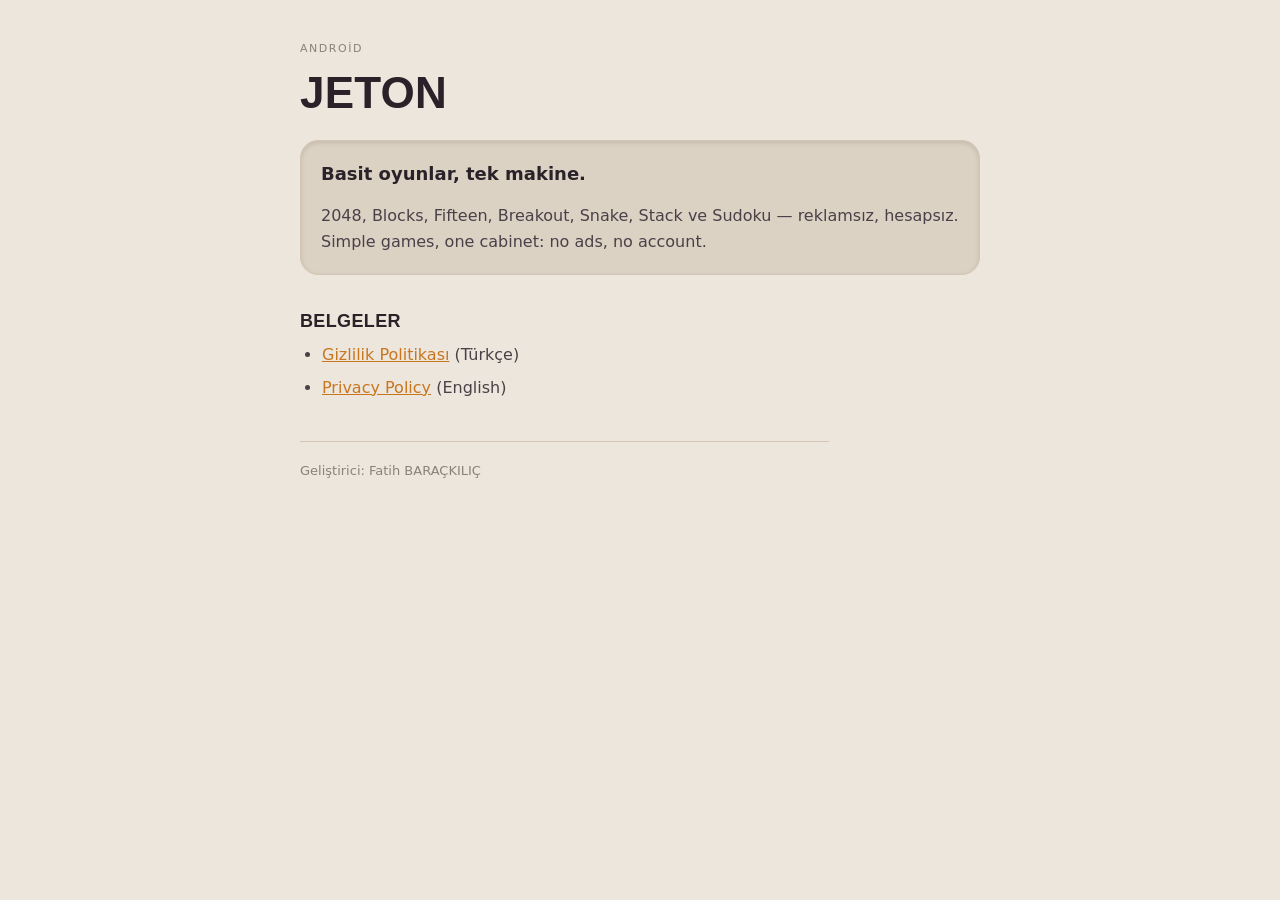
<file: index.html>
<!doctype html>
<html lang="tr">
<head>
<meta charset="utf-8">
<meta name="viewport" content="width=device-width, initial-scale=1">
<title>Jeton</title>
<meta name="description" content="Jeton — basit oyunlar, tek makine. Android.">
<link rel="stylesheet" href="style.css">
</head>
<body>
<div class="page">

<p class="eyebrow">Android</p>
<h1>Jeton</h1>

<div class="lede">
  <p class="big">Basit oyunlar, tek makine.</p>
  <p>
    2048, Blocks, Fifteen, Breakout, Snake, Stack ve Sudoku — reklamsız,
    hesapsız. Simple games, one cabinet: no ads, no account.
  </p>
</div>

<h2>Belgeler</h2>
<ul>
  <li><a href="privacy.html">Gizlilik Politikası</a> (Türkçe)</li>
  <li><a href="privacy-en.html">Privacy Policy</a> (English)</li>
</ul>

<p class="meta">Geliştirici: Fatih BARAÇKILIÇ</p>

</div>
</body>
</html>
</file>
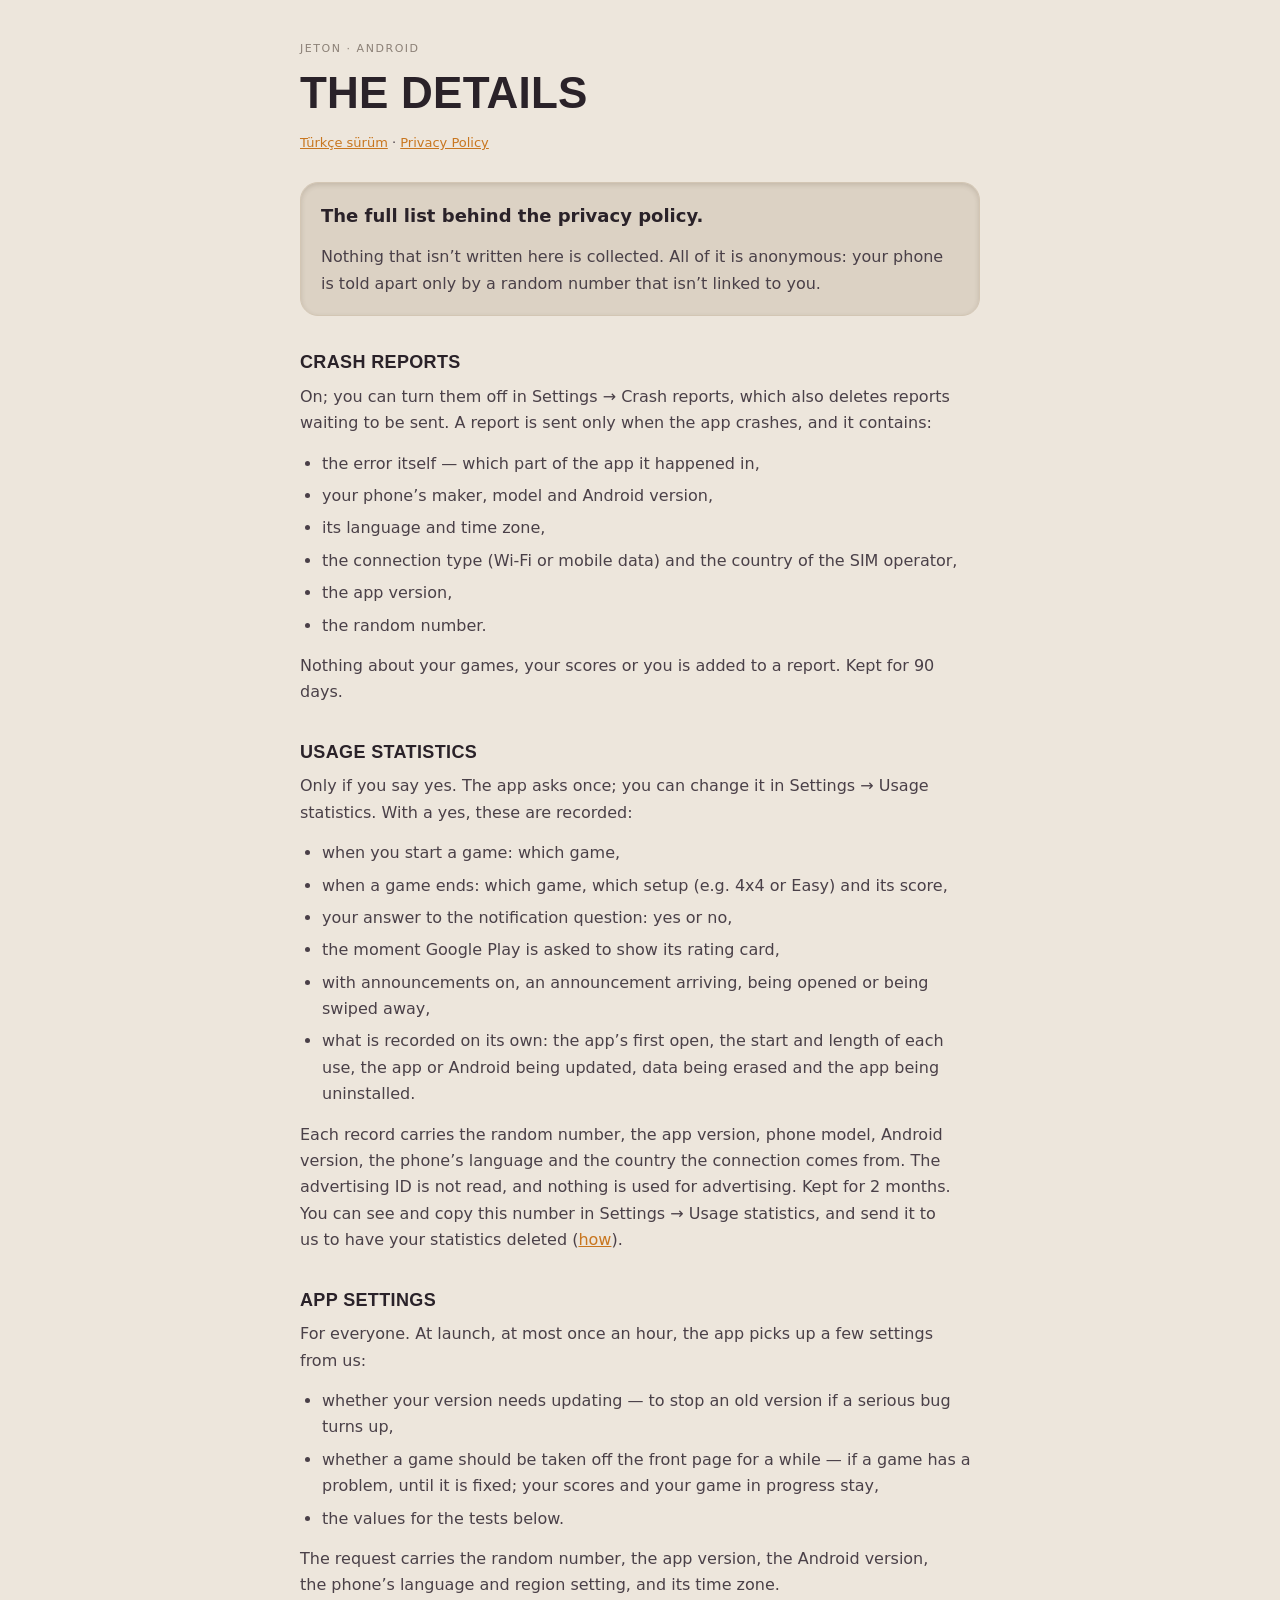
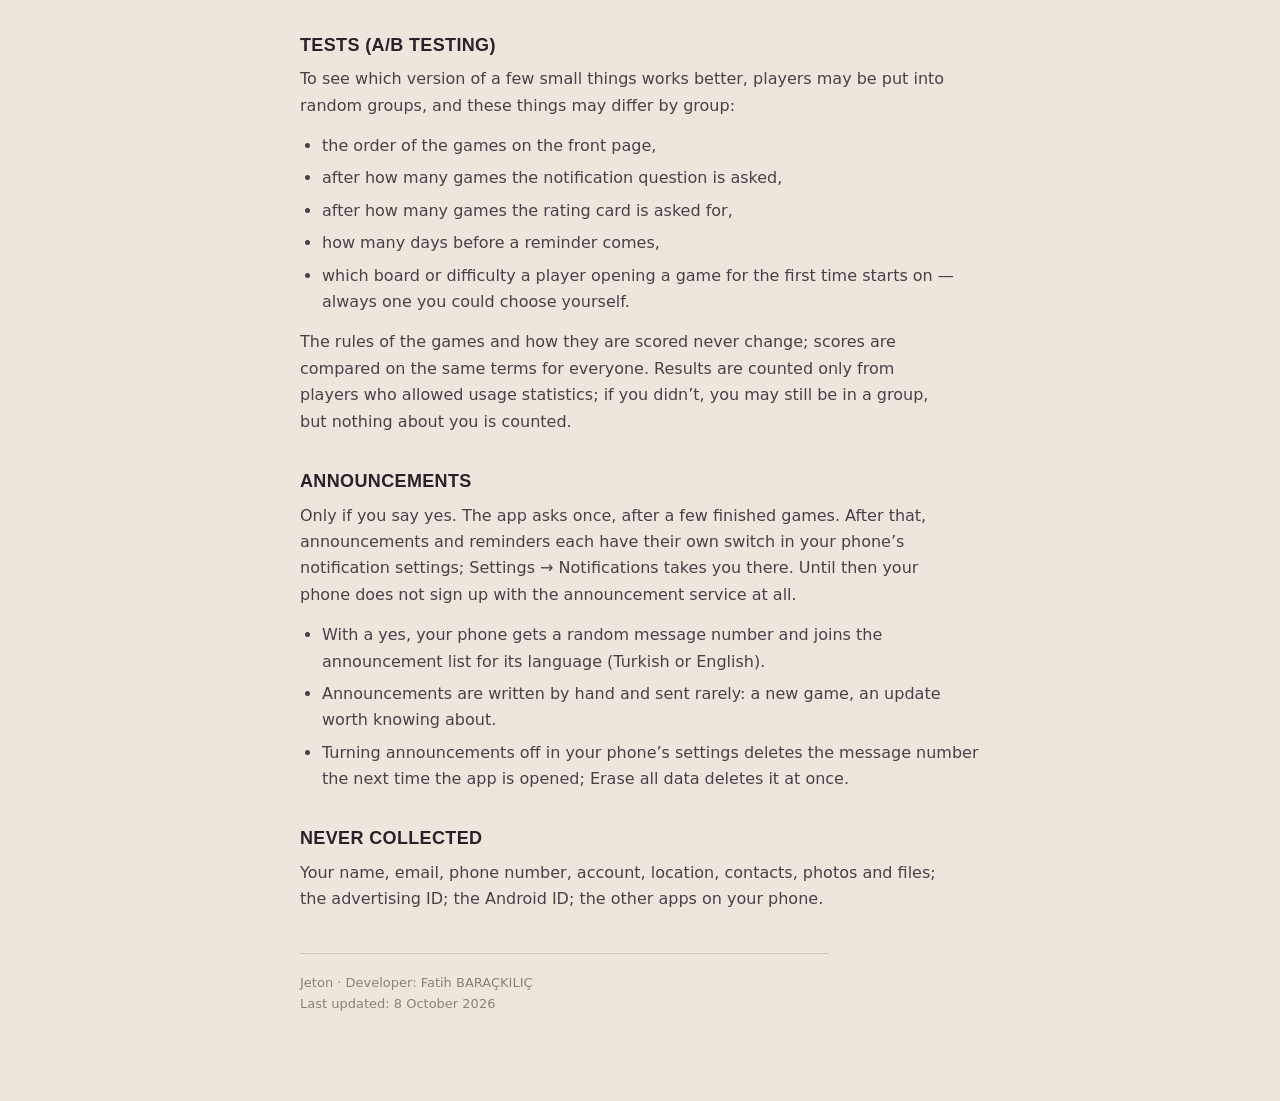
<file: data-en.html>
<!doctype html>
<html lang="en">
<head>
<meta charset="utf-8">
<meta name="viewport" content="width=device-width, initial-scale=1">
<title>Jeton — What is collected, in detail</title>
<meta name="description" content="The full list of what Jeton collects.">
<link rel="stylesheet" href="style.css">
</head>
<body>
<div class="page">

<p class="eyebrow">Jeton · Android</p>
<h1>The details</h1>
<p class="lang"><a href="veri.html">Türkçe sürüm</a> · <a href="privacy-en.html">Privacy Policy</a></p>

<div class="lede">
  <p class="big">The full list behind the privacy policy.</p>
  <p>
    Nothing that isn’t written here is collected. All of it is anonymous: your
    phone is told apart only by a random number that isn’t linked to you.
  </p>
</div>

<h2 id="crashes">Crash reports</h2>
<p>
  On; you can turn them off in Settings → Crash reports, which also deletes
  reports waiting to be sent. A report is sent only when the app crashes, and
  it contains:
</p>
<ul>
  <li>the error itself — which part of the app it happened in,</li>
  <li>your phone’s maker, model and Android version,</li>
  <li>its language and time zone,</li>
  <li>the connection type (Wi-Fi or mobile data) and the country of the SIM
    operator,</li>
  <li>the app version,</li>
  <li>the random number.</li>
</ul>
<p>Nothing about your games, your scores or you is added to a report. Kept for 90 days.</p>

<h2 id="usage">Usage statistics</h2>
<p>
  Only if you say yes. The app asks once; you can change it in Settings →
  Usage statistics. With a yes, these are recorded:
</p>
<ul>
  <li>when you start a game: which game,</li>
  <li>when a game ends: which game, which setup (e.g. 4x4 or Easy) and its
    score,</li>
  <li>your answer to the notification question: yes or no,</li>
  <li>the moment Google Play is asked to show its rating card,</li>
  <li>with announcements on, an announcement arriving, being opened or being
    swiped away,</li>
  <li>what is recorded on its own: the app’s first open, the start and length
    of each use, the app or Android being updated, data being erased and the
    app being uninstalled.</li>
</ul>
<p>
  Each record carries the random number, the app version, phone model, Android
  version, the phone’s language and the country the connection comes from. The
  advertising ID is not read, and nothing is used for advertising. Kept for 2
  months. You can see and copy this number in Settings → Usage statistics, and
  send it to us to have your statistics deleted (<a href="delete-en.html">how</a>).
</p>

<h2 id="settings">App settings</h2>
<p>
  For everyone. At launch, at most once an hour, the app picks up a few
  settings from us:
</p>
<ul>
  <li>whether your version needs updating — to stop an old version if a serious
    bug turns up,</li>
  <li>whether a game should be taken off the front page for a while — if a game
    has a problem, until it is fixed; your scores and your game in progress
    stay,</li>
  <li>the values for the tests below.</li>
</ul>
<p>
  The request carries the random number, the app version, the Android version,
  the phone’s language and region setting, and its time zone.
</p>

<h2 id="tests">Tests (A/B testing)</h2>
<p>
  To see which version of a few small things works better, players may be put
  into random groups, and these things may differ by group:
</p>
<ul>
  <li>the order of the games on the front page,</li>
  <li>after how many games the notification question is asked,</li>
  <li>after how many games the rating card is asked for,</li>
  <li>how many days before a reminder comes,</li>
  <li>which board or difficulty a player opening a game for the first time
    starts on — always one you could choose yourself.</li>
</ul>
<p>
  The rules of the games and how they are scored never change; scores are
  compared on the same terms for everyone. Results are counted only from
  players who allowed usage statistics; if you didn’t, you may still be in a
  group, but nothing about you is counted.
</p>

<h2 id="announcements">Announcements</h2>
<p>
  Only if you say yes. The app asks once, after a few finished games. After
  that, announcements and reminders each have their own switch in your phone’s
  notification settings; Settings → Notifications takes you there. Until then
  your phone does not sign up with the announcement service at all.
</p>
<ul>
  <li>With a yes, your phone gets a random message number and joins the
    announcement list for its language (Turkish or English).</li>
  <li>Announcements are written by hand and sent rarely: a new game, an update
    worth knowing about.</li>
  <li>Turning announcements off in your phone’s settings deletes the message
    number the next time the app is opened; Erase all data deletes it at
    once.</li>
</ul>

<h2>Never collected</h2>
<p>
  Your name, email, phone number, account, location, contacts, photos and
  files; the advertising ID; the Android ID; the other apps on your phone.
</p>

<p class="meta">
  Jeton · Developer: Fatih BARAÇKILIÇ<br>
  Last updated: 8 October 2026
</p>

</div>
</body>
</html>
</file>
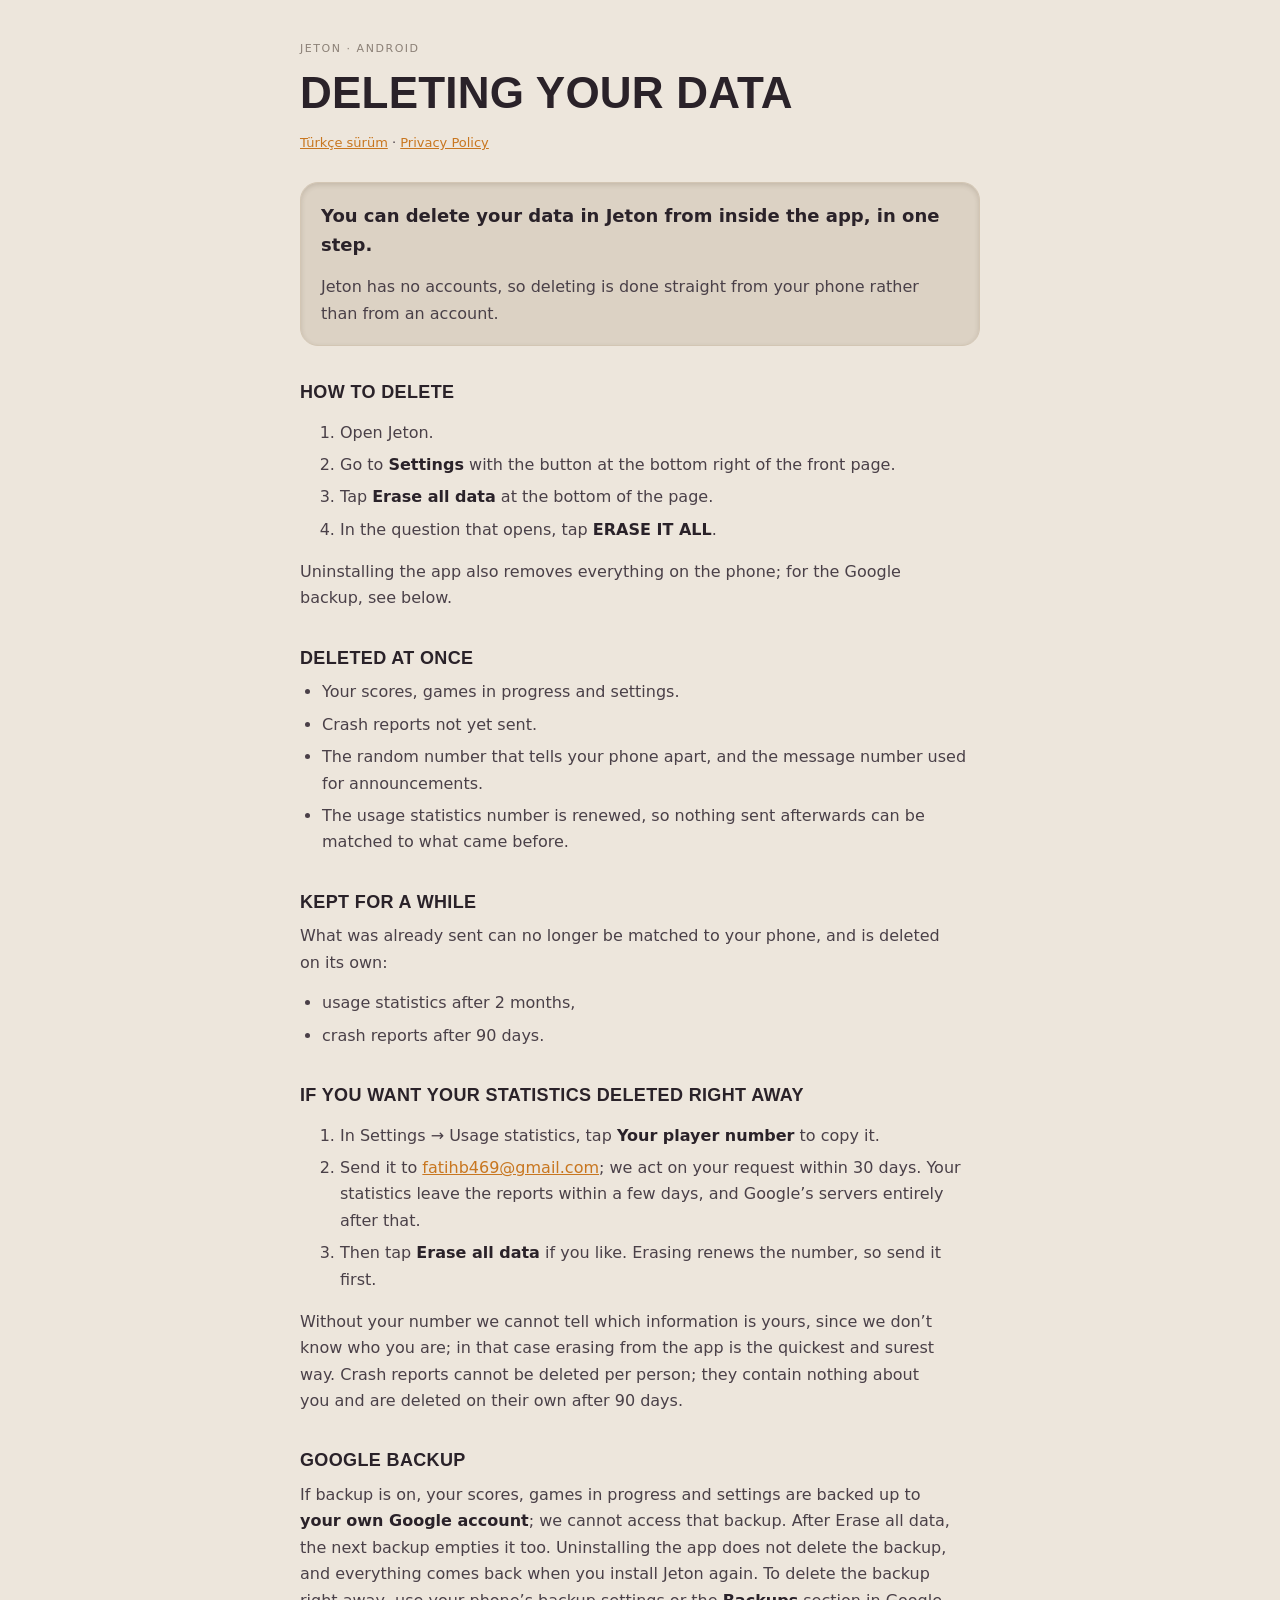
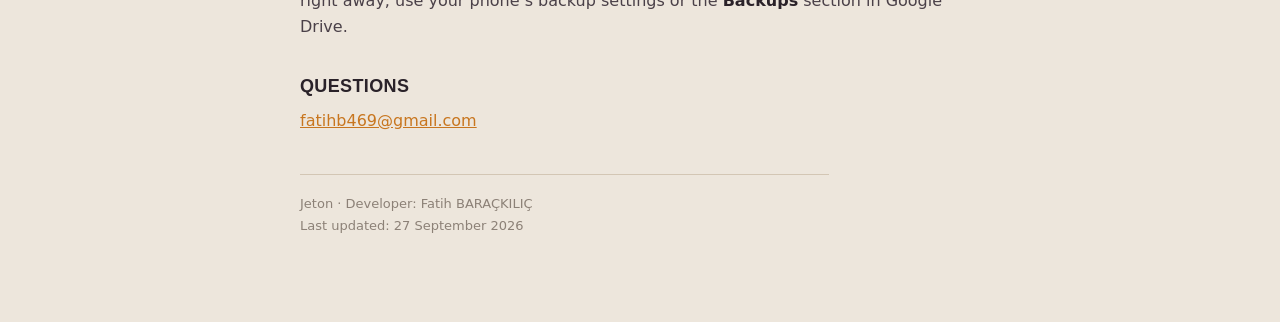
<file: delete-en.html>
<!doctype html>
<html lang="en">
<head>
<meta charset="utf-8">
<meta name="viewport" content="width=device-width, initial-scale=1">
<title>Jeton — Deleting your data</title>
<meta name="description" content="How to delete your data in the Jeton app.">
<link rel="stylesheet" href="style.css">
</head>
<body>
<div class="page">

<p class="eyebrow">Jeton · Android</p>
<h1>Deleting your data</h1>
<p class="lang"><a href="sil.html">Türkçe sürüm</a> · <a href="privacy-en.html">Privacy Policy</a></p>

<div class="lede">
  <p class="big">You can delete your data in Jeton from inside the app, in one step.</p>
  <p>
    Jeton has no accounts, so deleting is done straight from your phone rather
    than from an account.
  </p>
</div>

<h2>How to delete</h2>
<ol>
  <li>Open Jeton.</li>
  <li>Go to <strong>Settings</strong> with the button at the bottom right of the
    front page.</li>
  <li>Tap <strong>Erase all data</strong> at the bottom of the page.</li>
  <li>In the question that opens, tap <strong>ERASE IT ALL</strong>.</li>
</ol>
<p>
  Uninstalling the app also removes everything on the phone; for the Google
  backup, see below.
</p>

<h2>Deleted at once</h2>
<ul>
  <li>Your scores, games in progress and settings.</li>
  <li>Crash reports not yet sent.</li>
  <li>The random number that tells your phone apart, and the message number used
    for announcements.</li>
  <li>The usage statistics number is renewed, so nothing sent afterwards can be
    matched to what came before.</li>
</ul>

<h2>Kept for a while</h2>
<p>
  What was already sent can no longer be matched to your phone, and is deleted
  on its own:
</p>
<ul>
  <li>usage statistics after 2 months,</li>
  <li>crash reports after 90 days.</li>
</ul>

<h2>If you want your statistics deleted right away</h2>
<ol>
  <li>In Settings → Usage statistics, tap <strong>Your player number</strong> to
    copy it.</li>
  <li>Send it to <a href="mailto:fatihb469@gmail.com">fatihb469@gmail.com</a>;
    we act on your request within 30 days. Your statistics leave the reports
    within a few days, and Google’s servers entirely after that.</li>
  <li>Then tap <strong>Erase all data</strong> if you like. Erasing renews the
    number, so send it first.</li>
</ol>
<p>
  Without your number we cannot tell which information is yours, since we don’t
  know who you are; in that case erasing from the app is the quickest and
  surest way. Crash reports cannot be deleted per person; they contain nothing
  about you and are deleted on their own after 90 days.
</p>

<h2>Google backup</h2>
<p>
  If backup is on, your scores, games in progress and settings are backed up to
  <strong>your own Google account</strong>; we cannot access that backup. After
  Erase all data, the next backup empties it too. Uninstalling the app does not
  delete the backup, and everything comes back when you install Jeton again. To
  delete the backup right away, use your phone’s backup settings or the
  <strong>Backups</strong> section in Google Drive.
</p>

<h2>Questions</h2>
<p>
  <a href="mailto:fatihb469@gmail.com">fatihb469@gmail.com</a>
</p>

<p class="meta">
  Jeton · Developer: Fatih BARAÇKILIÇ<br>
  Last updated: 27 September 2026
</p>

</div>
</body>
</html>
</file>
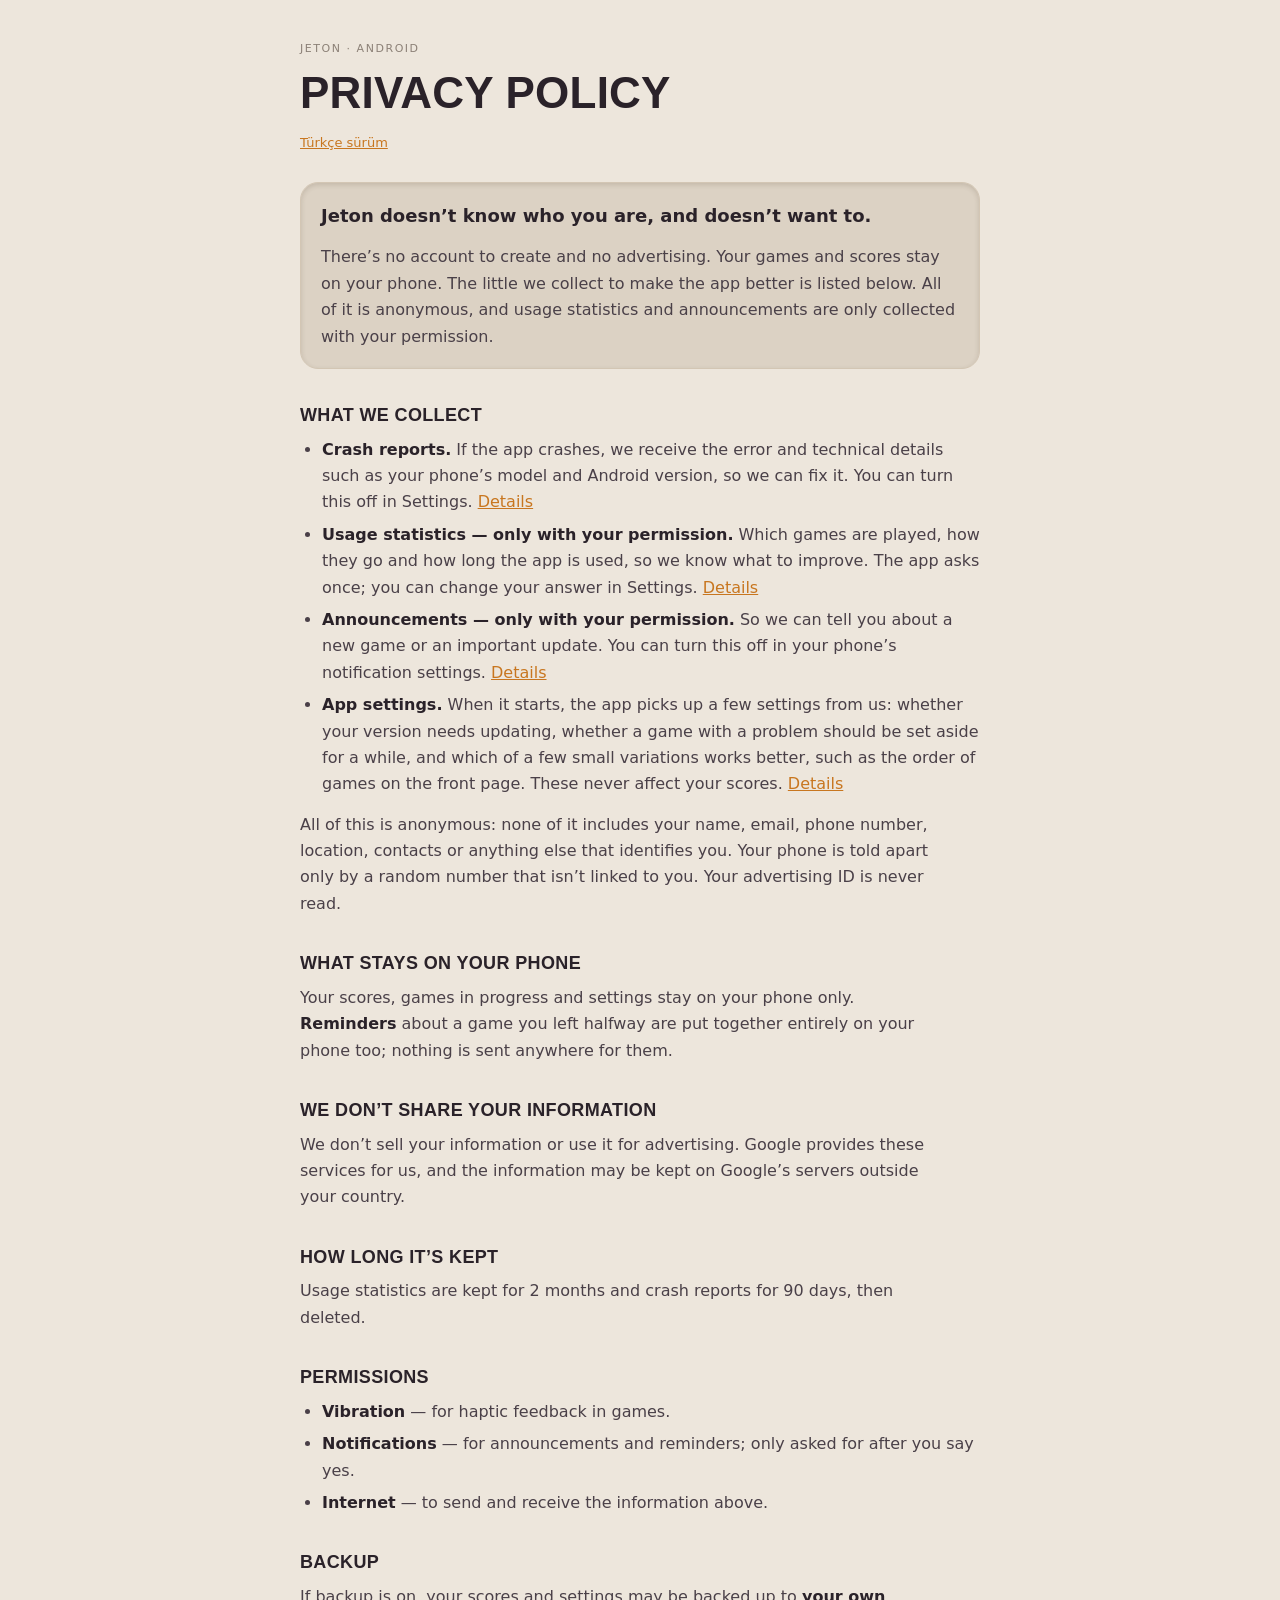
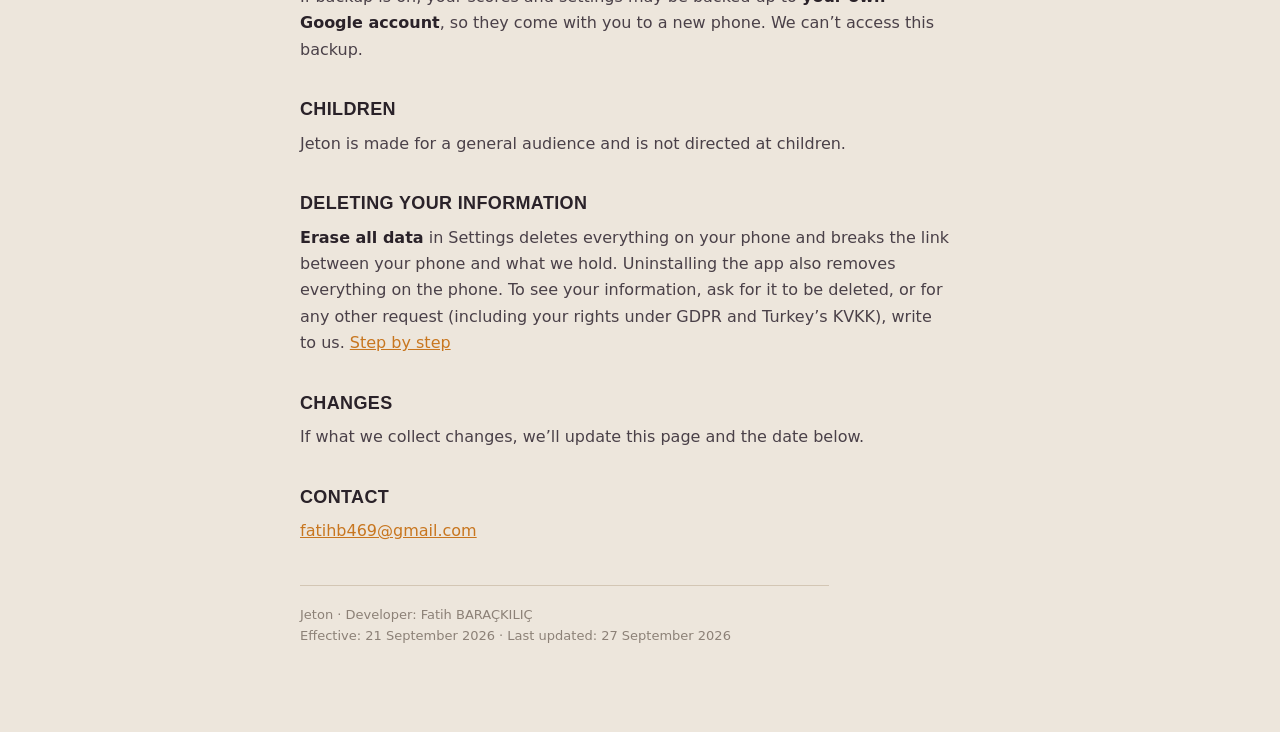
<file: privacy-en.html>
<!doctype html>
<html lang="en">
<head>
<meta charset="utf-8">
<meta name="viewport" content="width=device-width, initial-scale=1">
<title>Jeton — Privacy Policy</title>
<meta name="description" content="Privacy policy for the Jeton mobile game app.">
<link rel="stylesheet" href="style.css">
</head>
<body>
<div class="page">

<p class="eyebrow">Jeton · Android</p>
<h1>Privacy Policy</h1>
<p class="lang"><a href="privacy.html">Türkçe sürüm</a></p>

<div class="lede">
  <p class="big">Jeton doesn’t know who you are, and doesn’t want to.</p>
  <p>
    There’s no account to create and no advertising. Your games and scores stay
    on your phone. The little we collect to make the app better is listed
    below. All of it is anonymous, and usage statistics and announcements are
    only collected with your permission.
  </p>
</div>

<h2>What we collect</h2>
<ul>
  <li><strong>Crash reports.</strong> If the app crashes, we receive the error
    and technical details such as your phone’s model and Android version, so we
    can fix it. You can turn this off in Settings.
    <a href="data-en.html#crashes">Details</a></li>
  <li><strong>Usage statistics — only with your permission.</strong> Which
    games are played, how they go and how long the app is used, so we know
    what to improve. The app asks once; you can change your answer in
    Settings. <a href="data-en.html#usage">Details</a></li>
  <li><strong>Announcements — only with your permission.</strong> So we can
    tell you about a new game or an important update. You can turn this off in
    your phone’s notification settings. <a href="data-en.html#announcements">Details</a></li>
  <li><strong>App settings.</strong> When it starts, the app picks up a few
    settings from us: whether your version needs updating, whether a game with
    a problem should be set aside for a while, and which of a few small
    variations works better, such as the order of games on the front page.
    These never affect your scores. <a href="data-en.html#settings">Details</a></li>
</ul>
<p>
  All of this is anonymous: none of it includes your name, email, phone number,
  location, contacts or anything else that identifies you. Your phone is told
  apart only by a random number that isn’t linked to you. Your advertising ID is never read.
</p>

<h2>What stays on your phone</h2>
<p>
  Your scores, games in progress and settings stay on your phone only.
  <strong>Reminders</strong> about a game you left halfway are put together
  entirely on your phone too; nothing is sent anywhere for them.
</p>

<h2>We don’t share your information</h2>
<p>
  We don’t sell your information or use it for advertising. Google provides
  these services for us, and the information may be kept on Google’s servers
  outside your country.
</p>

<h2>How long it’s kept</h2>
<p>
  Usage statistics are kept for 2 months and crash reports for 90 days, then
  deleted.
</p>

<h2>Permissions</h2>
<ul>
  <li><strong>Vibration</strong> — for haptic feedback in games.</li>
  <li><strong>Notifications</strong> — for announcements and reminders; only
    asked for after you say yes.</li>
  <li><strong>Internet</strong> — to send and receive the information above.</li>
</ul>

<h2>Backup</h2>
<p>
  If backup is on, your scores and settings may be backed up to
  <strong>your own Google account</strong>, so they come with you to a new
  phone. We can’t access this backup.
</p>

<h2>Children</h2>
<p>
  Jeton is made for a general audience and is not directed at children.
</p>

<h2>Deleting your information</h2>
<p>
  <strong>Erase all data</strong> in Settings deletes everything on your phone
  and breaks the link between your phone and what we hold. Uninstalling the app
  also removes everything on the phone. To see your information, ask for it to
  be deleted, or for any other request (including your rights under GDPR and
  Turkey’s KVKK), write to us. <a href="delete-en.html">Step by step</a>
</p>

<h2>Changes</h2>
<p>
  If what we collect changes, we’ll update this page and the date below.
</p>

<h2>Contact</h2>
<p>
  <a href="mailto:fatihb469@gmail.com">fatihb469@gmail.com</a>
</p>

<p class="meta">
  Jeton · Developer: Fatih BARAÇKILIÇ<br>
  Effective: 21 September 2026 · Last updated: 27 September 2026
</p>

</div>
</body>
</html>
</file>
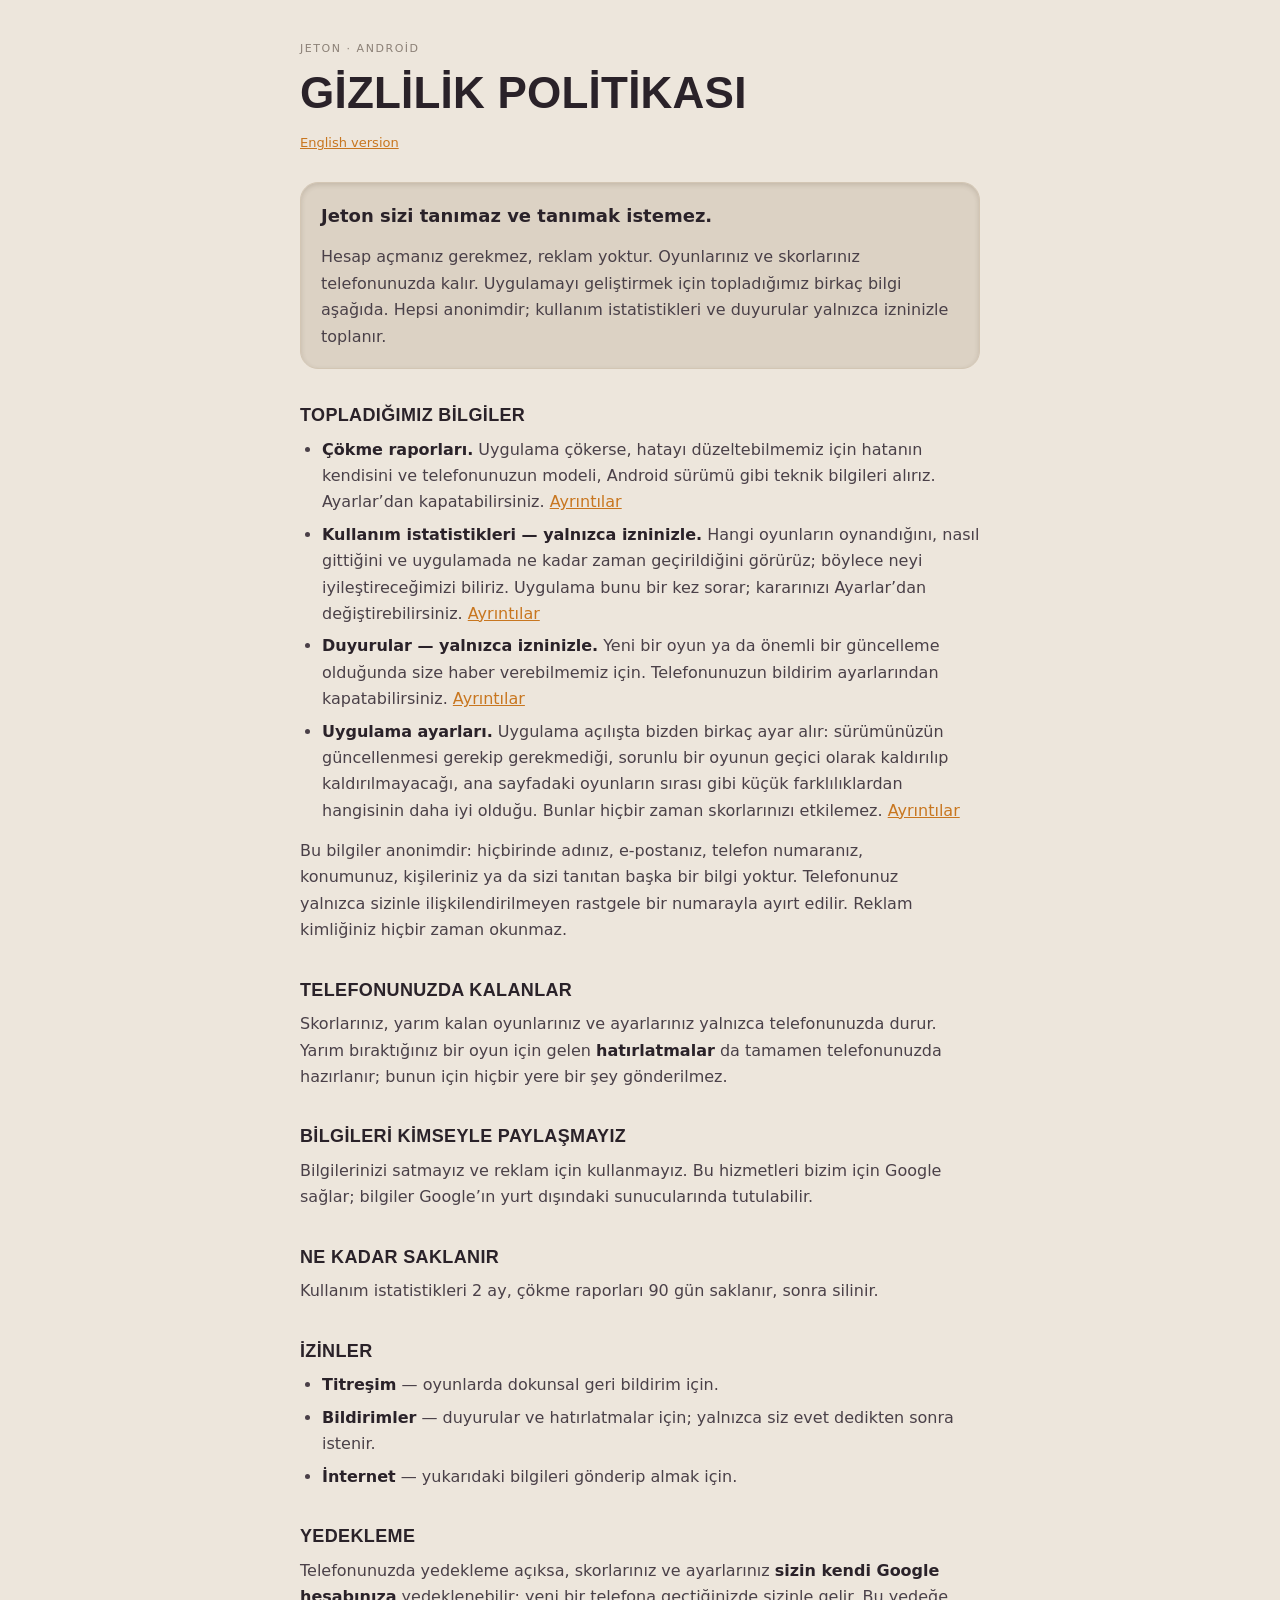
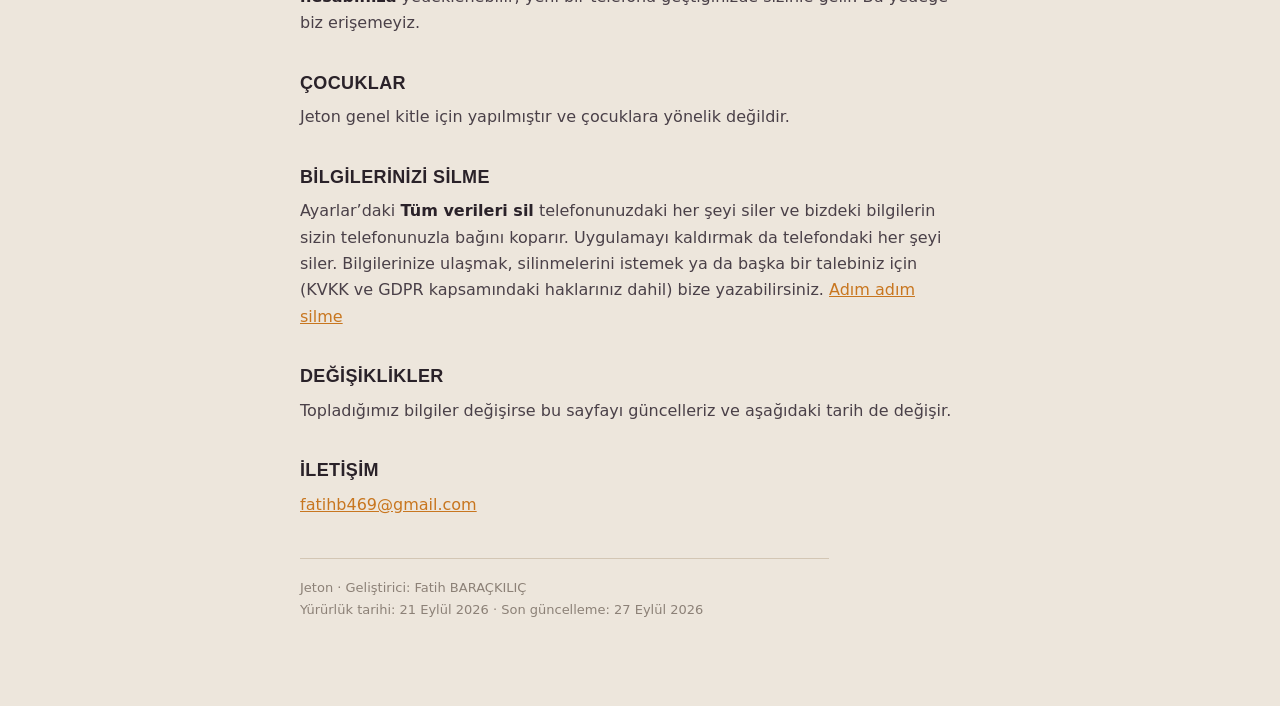
<file: privacy.html>
<!doctype html>
<html lang="tr">
<head>
<meta charset="utf-8">
<meta name="viewport" content="width=device-width, initial-scale=1">
<title>Jeton — Gizlilik Politikası</title>
<meta name="description" content="Jeton mobil oyun uygulamasının gizlilik politikası.">
<link rel="stylesheet" href="style.css">
</head>
<body>
<div class="page">

<p class="eyebrow">Jeton · Android</p>
<h1>Gizlilik Politikası</h1>
<p class="lang"><a href="privacy-en.html">English version</a></p>

<div class="lede">
  <p class="big">Jeton sizi tanımaz ve tanımak istemez.</p>
  <p>
    Hesap açmanız gerekmez, reklam yoktur. Oyunlarınız ve skorlarınız
    telefonunuzda kalır. Uygulamayı geliştirmek için topladığımız birkaç bilgi
    aşağıda. Hepsi anonimdir; kullanım istatistikleri ve duyurular yalnızca
    izninizle toplanır.
  </p>
</div>

<h2>Topladığımız bilgiler</h2>
<ul>
  <li><strong>Çökme raporları.</strong> Uygulama çökerse, hatayı düzeltebilmemiz
    için hatanın kendisini ve telefonunuzun modeli, Android sürümü gibi teknik
    bilgileri alırız. Ayarlar’dan kapatabilirsiniz.
    <a href="veri.html#cokme">Ayrıntılar</a></li>
  <li><strong>Kullanım istatistikleri — yalnızca izninizle.</strong> Hangi
    oyunların oynandığını, nasıl gittiğini ve uygulamada ne kadar zaman
    geçirildiğini görürüz; böylece neyi iyileştireceğimizi biliriz. Uygulama
    bunu bir kez sorar; kararınızı Ayarlar’dan değiştirebilirsiniz.
    <a href="veri.html#istatistik">Ayrıntılar</a></li>
  <li><strong>Duyurular — yalnızca izninizle.</strong> Yeni bir oyun ya da
    önemli bir güncelleme olduğunda size haber verebilmemiz için. Telefonunuzun
    bildirim ayarlarından kapatabilirsiniz. <a href="veri.html#duyurular">Ayrıntılar</a></li>
  <li><strong>Uygulama ayarları.</strong> Uygulama açılışta bizden birkaç ayar
    alır: sürümünüzün güncellenmesi gerekip gerekmediği, sorunlu bir oyunun
    geçici olarak kaldırılıp kaldırılmayacağı, ana sayfadaki oyunların sırası
    gibi küçük farklılıklardan hangisinin daha iyi olduğu. Bunlar hiçbir zaman
    skorlarınızı etkilemez. <a href="veri.html#ayarlar">Ayrıntılar</a></li>
</ul>
<p>
  Bu bilgiler anonimdir: hiçbirinde adınız, e-postanız, telefon numaranız,
  konumunuz, kişileriniz ya da sizi tanıtan başka bir bilgi yoktur. Telefonunuz
  yalnızca sizinle ilişkilendirilmeyen rastgele bir numarayla ayırt edilir. Reklam
  kimliğiniz hiçbir zaman okunmaz.
</p>

<h2>Telefonunuzda kalanlar</h2>
<p>
  Skorlarınız, yarım kalan oyunlarınız ve ayarlarınız yalnızca telefonunuzda
  durur. Yarım bıraktığınız bir oyun için gelen <strong>hatırlatmalar</strong>
  da tamamen telefonunuzda hazırlanır; bunun için hiçbir yere bir şey
  gönderilmez.
</p>

<h2>Bilgileri kimseyle paylaşmayız</h2>
<p>
  Bilgilerinizi satmayız ve reklam için kullanmayız. Bu hizmetleri bizim için
  Google sağlar; bilgiler Google’ın yurt dışındaki sunucularında tutulabilir.
</p>

<h2>Ne kadar saklanır</h2>
<p>
  Kullanım istatistikleri 2 ay, çökme raporları 90 gün saklanır, sonra
  silinir.
</p>

<h2>İzinler</h2>
<ul>
  <li><strong>Titreşim</strong> — oyunlarda dokunsal geri bildirim için.</li>
  <li><strong>Bildirimler</strong> — duyurular ve hatırlatmalar için; yalnızca
    siz evet dedikten sonra istenir.</li>
  <li><strong>İnternet</strong> — yukarıdaki bilgileri gönderip almak için.</li>
</ul>

<h2>Yedekleme</h2>
<p>
  Telefonunuzda yedekleme açıksa, skorlarınız ve ayarlarınız
  <strong>sizin kendi Google hesabınıza</strong> yedeklenebilir; yeni bir
  telefona geçtiğinizde sizinle gelir. Bu yedeğe biz erişemeyiz.
</p>

<h2>Çocuklar</h2>
<p>
  Jeton genel kitle için yapılmıştır ve çocuklara yönelik değildir.
</p>

<h2>Bilgilerinizi silme</h2>
<p>
  Ayarlar’daki <strong>Tüm verileri sil</strong> telefonunuzdaki her şeyi siler
  ve bizdeki bilgilerin sizin telefonunuzla bağını koparır. Uygulamayı kaldırmak
  da telefondaki her şeyi siler. Bilgilerinize ulaşmak, silinmelerini istemek ya
  da başka bir talebiniz için (KVKK ve GDPR kapsamındaki haklarınız dahil)
  bize yazabilirsiniz. <a href="sil.html">Adım adım silme</a>
</p>

<h2>Değişiklikler</h2>
<p>
  Topladığımız bilgiler değişirse bu sayfayı güncelleriz ve aşağıdaki tarih de
  değişir.
</p>

<h2>İletişim</h2>
<p>
  <a href="mailto:fatihb469@gmail.com">fatihb469@gmail.com</a>
</p>

<p class="meta">
  Jeton · Geliştirici: Fatih BARAÇKILIÇ<br>
  Yürürlük tarihi: 21 Eylül 2026 · Son güncelleme: 27 Eylül 2026
</p>

</div>
</body>
</html>
</file>
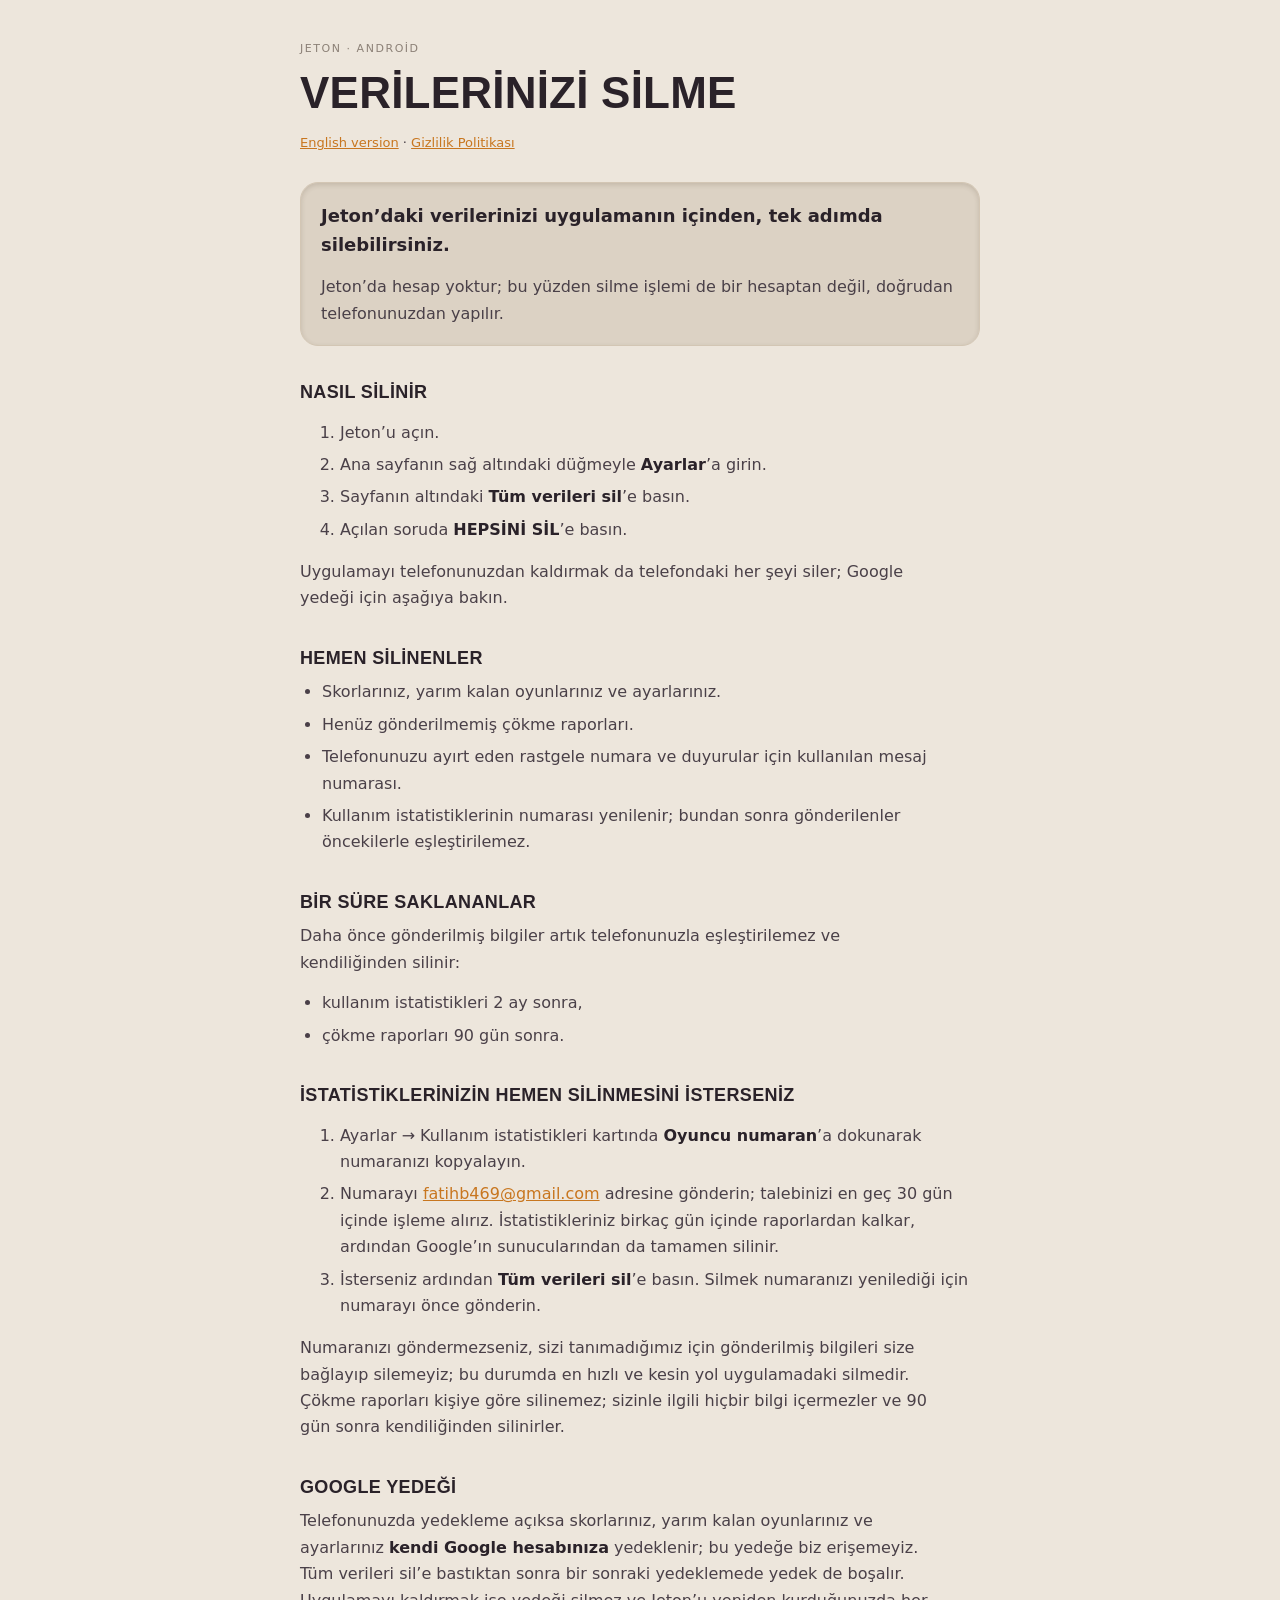
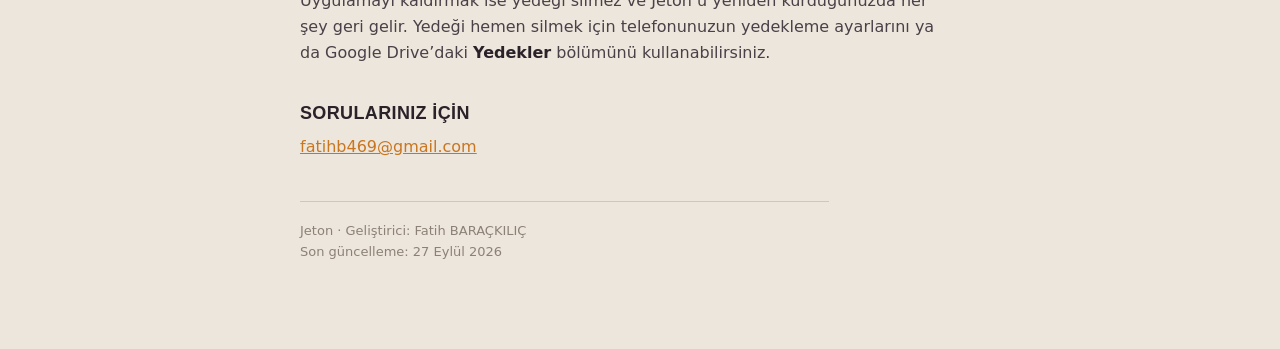
<file: sil.html>
<!doctype html>
<html lang="tr">
<head>
<meta charset="utf-8">
<meta name="viewport" content="width=device-width, initial-scale=1">
<title>Jeton — Verilerinizi silme</title>
<meta name="description" content="Jeton uygulamasındaki verilerinizi nasıl silebileceğiniz.">
<link rel="stylesheet" href="style.css">
</head>
<body>
<div class="page">

<p class="eyebrow">Jeton · Android</p>
<h1>Verilerinizi silme</h1>
<p class="lang"><a href="delete-en.html">English version</a> · <a href="privacy.html">Gizlilik Politikası</a></p>

<div class="lede">
  <p class="big">Jeton’daki verilerinizi uygulamanın içinden, tek adımda silebilirsiniz.</p>
  <p>
    Jeton’da hesap yoktur; bu yüzden silme işlemi de bir hesaptan değil,
    doğrudan telefonunuzdan yapılır.
  </p>
</div>

<h2>Nasıl silinir</h2>
<ol>
  <li>Jeton’u açın.</li>
  <li>Ana sayfanın sağ altındaki düğmeyle <strong>Ayarlar</strong>’a girin.</li>
  <li>Sayfanın altındaki <strong>Tüm verileri sil</strong>’e basın.</li>
  <li>Açılan soruda <strong>HEPSİNİ SİL</strong>’e basın.</li>
</ol>
<p>
  Uygulamayı telefonunuzdan kaldırmak da telefondaki her şeyi siler; Google
  yedeği için aşağıya bakın.
</p>

<h2>Hemen silinenler</h2>
<ul>
  <li>Skorlarınız, yarım kalan oyunlarınız ve ayarlarınız.</li>
  <li>Henüz gönderilmemiş çökme raporları.</li>
  <li>Telefonunuzu ayırt eden rastgele numara ve duyurular için kullanılan mesaj
    numarası.</li>
  <li>Kullanım istatistiklerinin numarası yenilenir; bundan sonra gönderilenler
    öncekilerle eşleştirilemez.</li>
</ul>

<h2>Bir süre saklananlar</h2>
<p>
  Daha önce gönderilmiş bilgiler artık telefonunuzla eşleştirilemez ve
  kendiliğinden silinir:
</p>
<ul>
  <li>kullanım istatistikleri 2 ay sonra,</li>
  <li>çökme raporları 90 gün sonra.</li>
</ul>

<h2>İstatistiklerinizin hemen silinmesini isterseniz</h2>
<ol>
  <li>Ayarlar → Kullanım istatistikleri kartında <strong>Oyuncu numaran</strong>’a
    dokunarak numaranızı kopyalayın.</li>
  <li>Numarayı <a href="mailto:fatihb469@gmail.com">fatihb469@gmail.com</a>
    adresine gönderin; talebinizi en geç 30 gün içinde işleme alırız.
    İstatistikleriniz birkaç gün içinde raporlardan kalkar, ardından Google’ın
    sunucularından da tamamen silinir.</li>
  <li>İsterseniz ardından <strong>Tüm verileri sil</strong>’e basın. Silmek
    numaranızı yenilediği için numarayı önce gönderin.</li>
</ol>
<p>
  Numaranızı göndermezseniz, sizi tanımadığımız için gönderilmiş bilgileri size
  bağlayıp silemeyiz; bu durumda en hızlı ve kesin yol uygulamadaki silmedir.
  Çökme raporları kişiye göre silinemez; sizinle ilgili hiçbir bilgi içermezler
  ve 90 gün sonra kendiliğinden silinirler.
</p>

<h2>Google yedeği</h2>
<p>
  Telefonunuzda yedekleme açıksa skorlarınız, yarım kalan oyunlarınız ve
  ayarlarınız <strong>kendi Google hesabınıza</strong> yedeklenir; bu yedeğe biz
  erişemeyiz. Tüm verileri sil’e bastıktan sonra bir sonraki yedeklemede yedek de
  boşalır. Uygulamayı kaldırmak ise yedeği silmez ve Jeton’u yeniden
  kurduğunuzda her şey geri gelir. Yedeği hemen silmek için telefonunuzun
  yedekleme ayarlarını ya da Google Drive’daki <strong>Yedekler</strong>
  bölümünü kullanabilirsiniz.
</p>

<h2>Sorularınız için</h2>
<p>
  <a href="mailto:fatihb469@gmail.com">fatihb469@gmail.com</a>
</p>

<p class="meta">
  Jeton · Geliştirici: Fatih BARAÇKILIÇ<br>
  Son güncelleme: 27 Eylül 2026
</p>

</div>
</body>
</html>
</file>
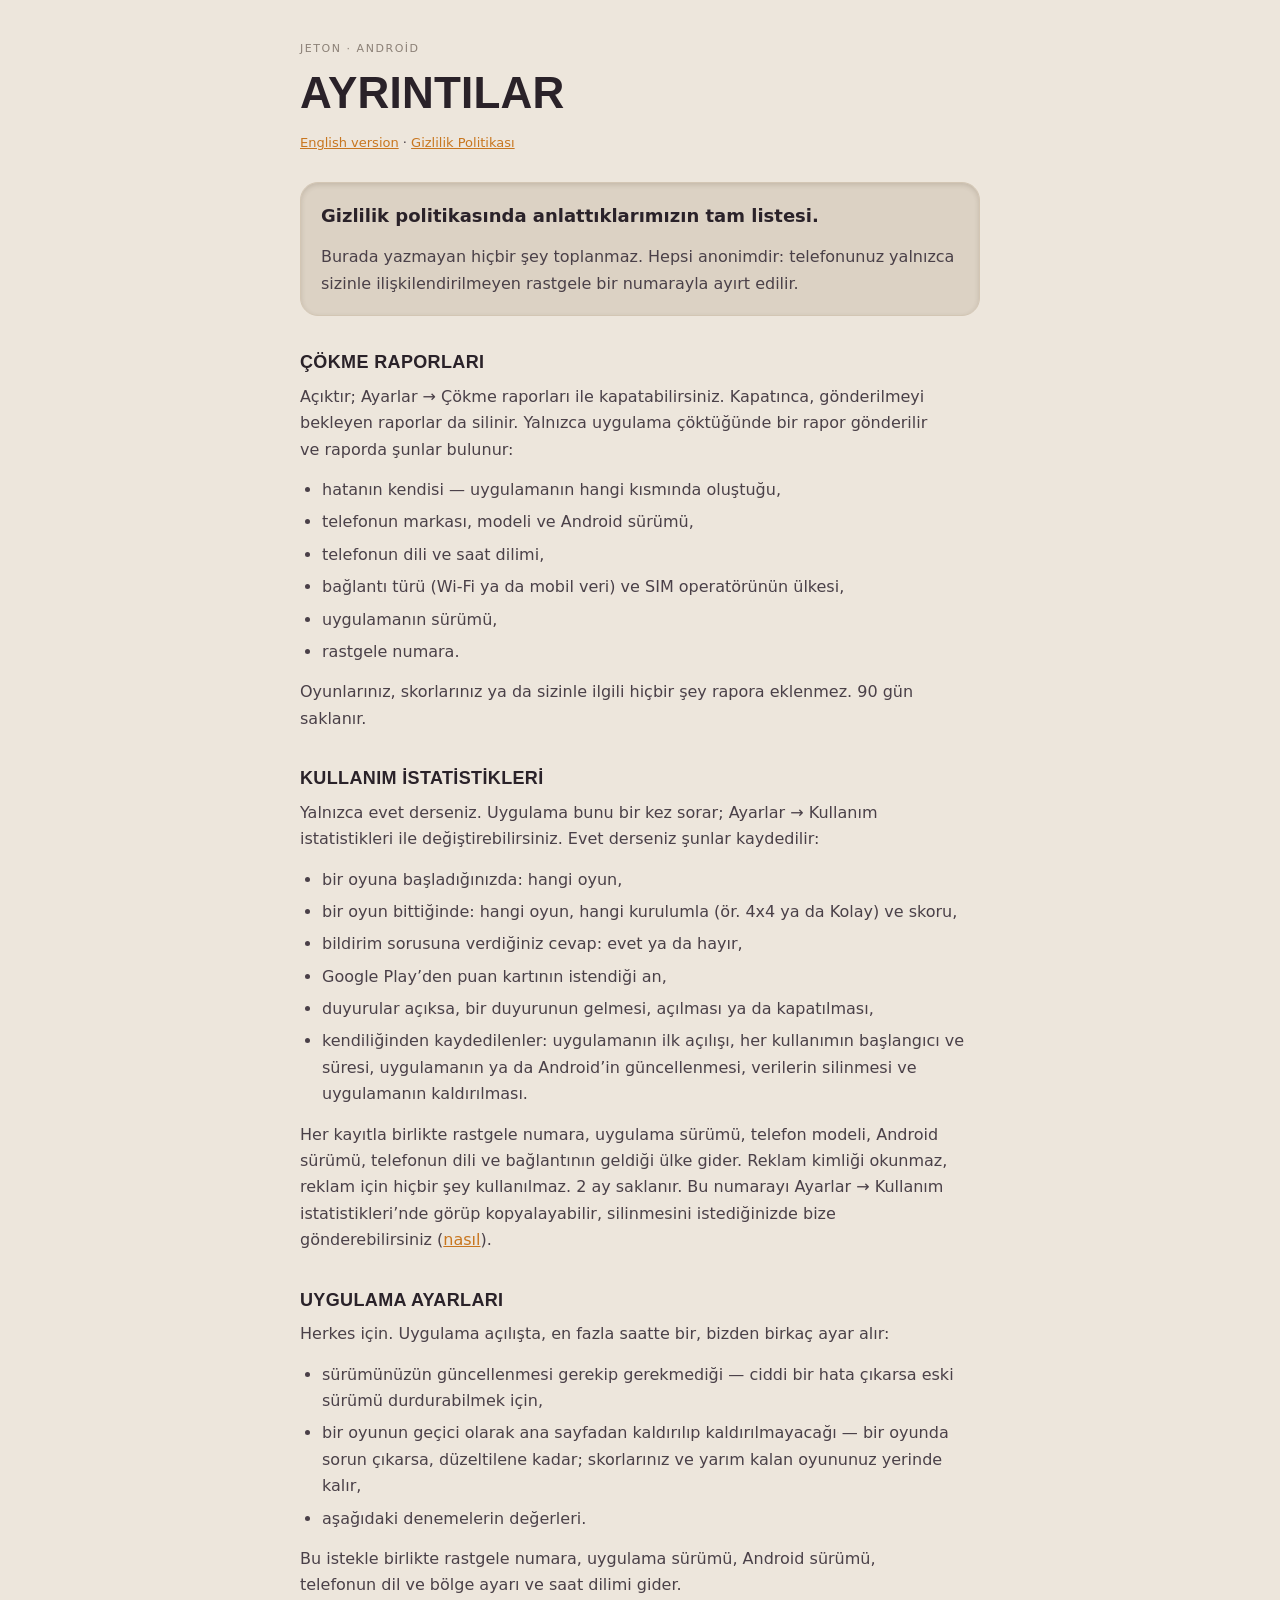
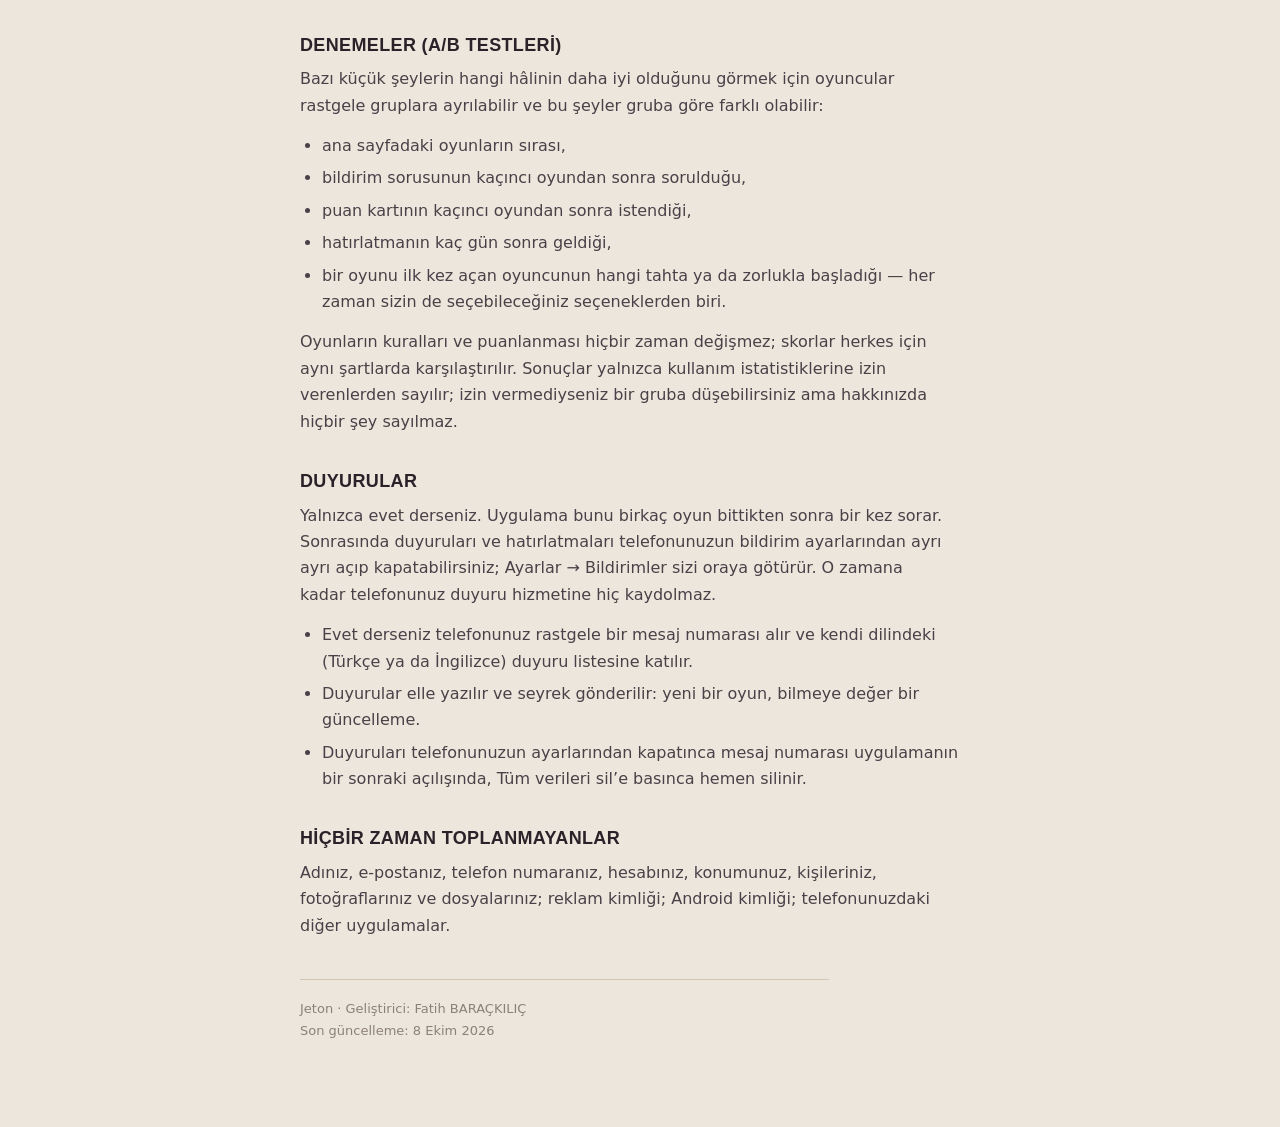
<file: veri.html>
<!doctype html>
<html lang="tr">
<head>
<meta charset="utf-8">
<meta name="viewport" content="width=device-width, initial-scale=1">
<title>Jeton — Toplanan bilgilerin ayrıntıları</title>
<meta name="description" content="Jeton’un topladığı bilgilerin tam listesi.">
<link rel="stylesheet" href="style.css">
</head>
<body>
<div class="page">

<p class="eyebrow">Jeton · Android</p>
<h1>Ayrıntılar</h1>
<p class="lang"><a href="data-en.html">English version</a> · <a href="privacy.html">Gizlilik Politikası</a></p>

<div class="lede">
  <p class="big">Gizlilik politikasında anlattıklarımızın tam listesi.</p>
  <p>
    Burada yazmayan hiçbir şey toplanmaz. Hepsi anonimdir: telefonunuz yalnızca
    sizinle ilişkilendirilmeyen rastgele bir numarayla ayırt edilir.
  </p>
</div>

<h2 id="cokme">Çökme raporları</h2>
<p>
  Açıktır; Ayarlar → Çökme raporları ile kapatabilirsiniz. Kapatınca,
  gönderilmeyi bekleyen raporlar da silinir. Yalnızca uygulama çöktüğünde bir
  rapor gönderilir ve raporda şunlar bulunur:
</p>
<ul>
  <li>hatanın kendisi — uygulamanın hangi kısmında oluştuğu,</li>
  <li>telefonun markası, modeli ve Android sürümü,</li>
  <li>telefonun dili ve saat dilimi,</li>
  <li>bağlantı türü (Wi-Fi ya da mobil veri) ve SIM operatörünün ülkesi,</li>
  <li>uygulamanın sürümü,</li>
  <li>rastgele numara.</li>
</ul>
<p>Oyunlarınız, skorlarınız ya da sizinle ilgili hiçbir şey rapora eklenmez. 90 gün saklanır.</p>

<h2 id="istatistik">Kullanım istatistikleri</h2>
<p>
  Yalnızca evet derseniz. Uygulama bunu bir kez sorar; Ayarlar → Kullanım
  istatistikleri ile değiştirebilirsiniz. Evet derseniz şunlar kaydedilir:
</p>
<ul>
  <li>bir oyuna başladığınızda: hangi oyun,</li>
  <li>bir oyun bittiğinde: hangi oyun, hangi kurulumla (ör. 4x4 ya da Kolay) ve
    skoru,</li>
  <li>bildirim sorusuna verdiğiniz cevap: evet ya da hayır,</li>
  <li>Google Play’den puan kartının istendiği an,</li>
  <li>duyurular açıksa, bir duyurunun gelmesi, açılması ya da kapatılması,</li>
  <li>kendiliğinden kaydedilenler: uygulamanın ilk açılışı, her kullanımın
    başlangıcı ve süresi, uygulamanın ya da Android’in güncellenmesi, verilerin
    silinmesi ve uygulamanın kaldırılması.</li>
</ul>
<p>
  Her kayıtla birlikte rastgele numara, uygulama sürümü, telefon modeli,
  Android sürümü, telefonun dili ve bağlantının geldiği ülke gider. Reklam
  kimliği okunmaz, reklam için hiçbir şey kullanılmaz. 2 ay saklanır. Bu
  numarayı Ayarlar → Kullanım istatistikleri’nde görüp kopyalayabilir,
  silinmesini istediğinizde bize gönderebilirsiniz
  (<a href="sil.html">nasıl</a>).
</p>

<h2 id="ayarlar">Uygulama ayarları</h2>
<p>
  Herkes için. Uygulama açılışta, en fazla saatte bir, bizden birkaç ayar alır:
</p>
<ul>
  <li>sürümünüzün güncellenmesi gerekip gerekmediği — ciddi bir hata çıkarsa
    eski sürümü durdurabilmek için,</li>
  <li>bir oyunun geçici olarak ana sayfadan kaldırılıp kaldırılmayacağı — bir
    oyunda sorun çıkarsa, düzeltilene kadar; skorlarınız ve yarım kalan oyununuz
    yerinde kalır,</li>
  <li>aşağıdaki denemelerin değerleri.</li>
</ul>
<p>
  Bu istekle birlikte rastgele numara, uygulama sürümü, Android sürümü,
  telefonun dil ve bölge ayarı ve saat dilimi gider.
</p>

<h2 id="denemeler">Denemeler (A/B testleri)</h2>
<p>
  Bazı küçük şeylerin hangi hâlinin daha iyi olduğunu görmek için oyuncular
  rastgele gruplara ayrılabilir ve bu şeyler gruba göre farklı olabilir:
</p>
<ul>
  <li>ana sayfadaki oyunların sırası,</li>
  <li>bildirim sorusunun kaçıncı oyundan sonra sorulduğu,</li>
  <li>puan kartının kaçıncı oyundan sonra istendiği,</li>
  <li>hatırlatmanın kaç gün sonra geldiği,</li>
  <li>bir oyunu ilk kez açan oyuncunun hangi tahta ya da zorlukla başladığı —
    her zaman sizin de seçebileceğiniz seçeneklerden biri.</li>
</ul>
<p>
  Oyunların kuralları ve puanlanması hiçbir zaman değişmez; skorlar herkes için
  aynı şartlarda karşılaştırılır. Sonuçlar yalnızca kullanım istatistiklerine
  izin verenlerden sayılır; izin vermediyseniz bir gruba düşebilirsiniz ama
  hakkınızda hiçbir şey sayılmaz.
</p>

<h2 id="duyurular">Duyurular</h2>
<p>
  Yalnızca evet derseniz. Uygulama bunu birkaç oyun bittikten sonra bir kez
  sorar. Sonrasında duyuruları ve hatırlatmaları telefonunuzun bildirim
  ayarlarından ayrı ayrı açıp kapatabilirsiniz; Ayarlar → Bildirimler sizi
  oraya götürür. O zamana kadar telefonunuz duyuru hizmetine hiç kaydolmaz.
</p>
<ul>
  <li>Evet derseniz telefonunuz rastgele bir mesaj numarası alır ve kendi
    dilindeki (Türkçe ya da İngilizce) duyuru listesine katılır.</li>
  <li>Duyurular elle yazılır ve seyrek gönderilir: yeni bir oyun, bilmeye değer
    bir güncelleme.</li>
  <li>Duyuruları telefonunuzun ayarlarından kapatınca mesaj numarası uygulamanın
    bir sonraki açılışında, Tüm verileri sil’e basınca hemen silinir.</li>
</ul>

<h2>Hiçbir zaman toplanmayanlar</h2>
<p>
  Adınız, e-postanız, telefon numaranız, hesabınız, konumunuz, kişileriniz,
  fotoğraflarınız ve dosyalarınız; reklam kimliği; Android kimliği;
  telefonunuzdaki diğer uygulamalar.
</p>

<p class="meta">
  Jeton · Geliştirici: Fatih BARAÇKILIÇ<br>
  Son güncelleme: 8 Ekim 2026
</p>

</div>
</body>
</html>
</file>
<file: style.css>
/* Jeton'un kendi paleti: ui/theme/CabinetColors.kt'den okundu ki sayfa ile
   uygulama birbirinden kopmasın. Açık yarısı :root'ta. */
:root {
  --shell: #EDE6DC;
  --card: #FBF7F0;
  --well: #DCD2C4;
  --line: #D3C6B4;
  --ink: #2A2229;
  --ink-muted: #4A4048;
  --ink-faint: #8C8177;
  --accent: #C8761F;
  --accent-base: #8E5013;
  --key-base: #C9BCA9;
  --well-shadow: rgba(66, 52, 34, 0.16);
  --focus: #8E5013;
  color-scheme: light dark;
}

@media (prefers-color-scheme: dark) {
  :root {
    --shell: #171216;
    --card: #241C24;
    --well: #100C10;
    --line: #3A2F3B;
    --ink: #F6EFE6;
    --ink-muted: #C6B8C1;
    --ink-faint: #8E8390;
    --accent: #F2A33C;
    --accent-base: #8E5A1B;
    --key-base: #0D090C;
    --well-shadow: rgba(0, 0, 0, 0.55);
    --focus: #F7B863;
  }
}

* { box-sizing: border-box; }

body {
  background: var(--shell);
  color: var(--ink);
  font-family: "Public Sans", system-ui, -apple-system, Segoe UI, sans-serif;
  font-size: 16px;
  line-height: 1.65;
  margin: 0;
  padding: 40px 20px 72px;
  -webkit-font-smoothing: antialiased;
}

.page {
  max-width: 680px;
  margin: 0 auto;
}

a { color: var(--accent); }

:focus-visible {
  outline: 2px solid var(--focus);
  outline-offset: 3px;
}

.eyebrow {
  font-size: 11px;
  letter-spacing: 0.14em;
  text-transform: uppercase;
  color: var(--ink-faint);
  margin: 0 0 12px;
}

h1 {
  font-family: "Archivo", "Helvetica Neue", Arial, sans-serif;
  font-weight: 800;
  text-transform: uppercase;
  letter-spacing: 0.005em;
  font-size: clamp(30px, 7vw, 44px);
  line-height: 1.05;
  margin: 0 0 16px;
}

h2 {
  font-family: "Archivo", "Helvetica Neue", Arial, sans-serif;
  font-weight: 800;
  text-transform: uppercase;
  letter-spacing: 0.02em;
  font-size: 18px;
  line-height: 1.2;
  margin: 36px 0 10px;
}

p, li { color: var(--ink-muted); }
p { margin: 0 0 14px; max-width: 64ch; }
ul { margin: 0 0 14px; padding-left: 22px; }
li { margin-bottom: 6px; }
strong { color: var(--ink); }

/* Özet, uygulamadaki kuyu: içeri gömülü tek gölge, Material yüksekliği yok. */
.lede {
  background: var(--well);
  border: 1px solid var(--line);
  border-radius: 18px;
  box-shadow: inset 0 2px 5px var(--well-shadow);
  padding: 18px 20px;
  margin: 24px 0 8px;
}

.lede p:last-child { margin-bottom: 0; }

.lede .big {
  color: var(--ink);
  font-size: 18px;
  font-weight: 600;
}

.meta {
  font-size: 13px;
  color: var(--ink-faint);
  margin-top: 40px;
  padding-top: 18px;
  border-top: 1px solid var(--line);
}

.lang {
  font-size: 13px;
  margin-bottom: 28px;
}
</file>
